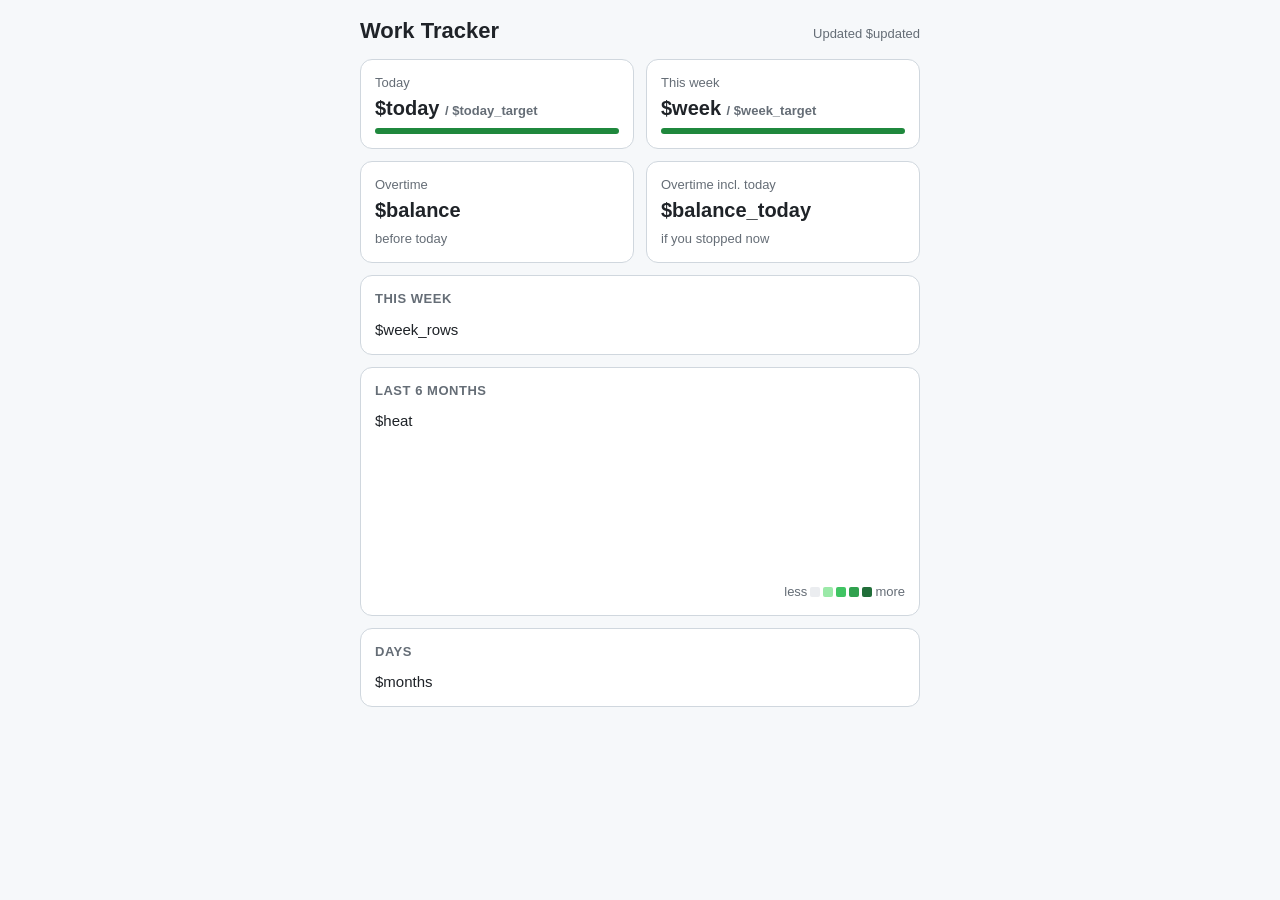
<file: snapshot.html>
<!doctype html>
<!-- Phone snapshot. app.py fills the placeholders after every change (see write_snapshot).
     No JavaScript: file viewers (OneDrive, Outlook, Files) don't run it. Days open with <details>. -->
<html lang="en">
<head>
<meta charset="utf-8">
<meta name="viewport" content="width=device-width, initial-scale=1">
<title>Work Tracker</title>
<style>
  :root {
    --bg: #f6f8fa; --card: #fff; --border: #d0d7de; --text: #1f2328; --muted: #656d76;
    --accent: #1f883d; --danger: #cf222e;
    --l0: #ebedf0; --l1: #9be9a8; --l2: #40c463; --l3: #30a14e; --l4: #216e39;
  }
  @media (prefers-color-scheme: dark) {
    :root {
      --bg: #0d1117; --card: #161b22; --border: #30363d; --text: #e6edf3; --muted: #8d96a0;
      --accent: #2ea043; --danger: #f85149;
      --l0: #21262d; --l1: #0e4429; --l2: #006d32; --l3: #26a641; --l4: #39d353;
    }
  }
  * { box-sizing: border-box; }
  body {
    margin: 0; padding: 16px 16px 40px; background: var(--bg); color: var(--text);
    font: 15px/1.4 -apple-system, BlinkMacSystemFont, "Segoe UI", sans-serif;
    font-variant-numeric: tabular-nums; -webkit-text-size-adjust: 100%;
  }
  main { max-width: 560px; margin: 0 auto; }
  header { display: flex; align-items: baseline; justify-content: space-between; margin-bottom: 12px; }
  h1 { font-size: 22px; margin: 0; }
  h2 { font-size: 13px; text-transform: uppercase; letter-spacing: .04em; color: var(--muted); margin: 0 0 10px; }
  .muted { color: var(--muted); }
  .small { font-size: 13px; }
  .card { background: var(--card); border: 1px solid var(--border); border-radius: 12px; padding: 14px; margin-bottom: 12px; }
  .stats { display: grid; grid-template-columns: minmax(0, 1fr) minmax(0, 1fr); gap: 12px; margin-bottom: 12px; }
  .stats .card { margin: 0; }
  .label { font-size: 13px; color: var(--muted); }
  .value { font-size: 20px; font-weight: 600; margin: 2px 0 6px; }
  .pos { color: var(--accent); }
  .neg { color: var(--danger); }
  .bar { height: 6px; background: var(--l0); border-radius: 3px; overflow: hidden; }
  .bar div { height: 100%; background: var(--accent); }

  .week { display: grid; grid-template-columns: 2.6em minmax(0, 1fr) auto; gap: 8px 10px; align-items: center; }
  .week .today { font-weight: 600; }

  .heat { display: grid; grid-template-rows: repeat(7, 1fr); grid-auto-flow: column; grid-auto-columns: minmax(0, 1fr); gap: 3px; }
  .heat span { aspect-ratio: 1; border-radius: 2px; background: var(--l0); }
  .heat .none { background: transparent; }
  .heat .l1 { background: var(--l1); } .heat .l2 { background: var(--l2); }
  .heat .l3 { background: var(--l3); } .heat .l4 { background: var(--l4); }
  .legend { display: flex; gap: 3px; align-items: center; justify-content: flex-end; margin-top: 8px; }
  .legend span { width: 10px; height: 10px; border-radius: 2px; }

  details.month { border-top: 1px solid var(--border); }
  details.month:first-of-type { border-top: 0; }
  details.month > summary { padding: 10px 0; font-weight: 600; }
  summary { cursor: pointer; list-style: none; }
  summary::-webkit-details-marker { display: none; }
  summary::after { content: "›"; float: right; color: var(--muted); transition: transform .15s; }
  details[open] > summary::after { transform: rotate(90deg); }
  .day > summary { display: grid; grid-template-columns: 1fr auto 5.2em 1em; gap: 10px; padding: 8px 0; border-top: 1px solid var(--border); }
  .day > summary::after { float: none; text-align: right; }
  .day .delta { text-align: right; }
  .sessions { margin: 0 0 10px; padding: 0; list-style: none; }
  .sessions li { padding: 6px 10px; margin-top: 4px; background: var(--bg); border-radius: 8px; }
  .sessions .note { display: block; color: var(--muted); font-size: 13px; overflow-wrap: anywhere; }
</style>
</head>
<body>
<main>
  <header>
    <h1>Work Tracker</h1>
    <span class="muted small">Updated $updated</span>
  </header>

  <section class="stats">
    <div class="card">
      <div class="label">Today</div>
      <div class="value">$today <span class="muted small">/ $today_target</span></div>
      <div class="bar"><div style="width: $today_pct%"></div></div>
    </div>
    <div class="card">
      <div class="label">This week</div>
      <div class="value">$week <span class="muted small">/ $week_target</span></div>
      <div class="bar"><div style="width: $week_pct%"></div></div>
    </div>
    <div class="card">
      <div class="label">Overtime</div>
      <div class="value $balance_class">$balance</div>
      <div class="muted small">before today</div>
    </div>
    <div class="card">
      <div class="label">Overtime incl. today</div>
      <div class="value $balance_today_class">$balance_today</div>
      <div class="muted small">if you stopped now</div>
    </div>
  </section>

  <section class="card">
    <h2>This week</h2>
    <div class="week">$week_rows</div>
  </section>

  <section class="card">
    <h2>Last 6 months</h2>
    <div class="heat">$heat</div>
    <div class="legend muted small">less <span style="background: var(--l0)"></span><span style="background: var(--l1)"></span><span style="background: var(--l2)"></span><span style="background: var(--l3)"></span><span style="background: var(--l4)"></span> more</div>
  </section>

  <section class="card">
    <h2>Days</h2>
    $months
  </section>
</main>
</body>
</html>
</file>
